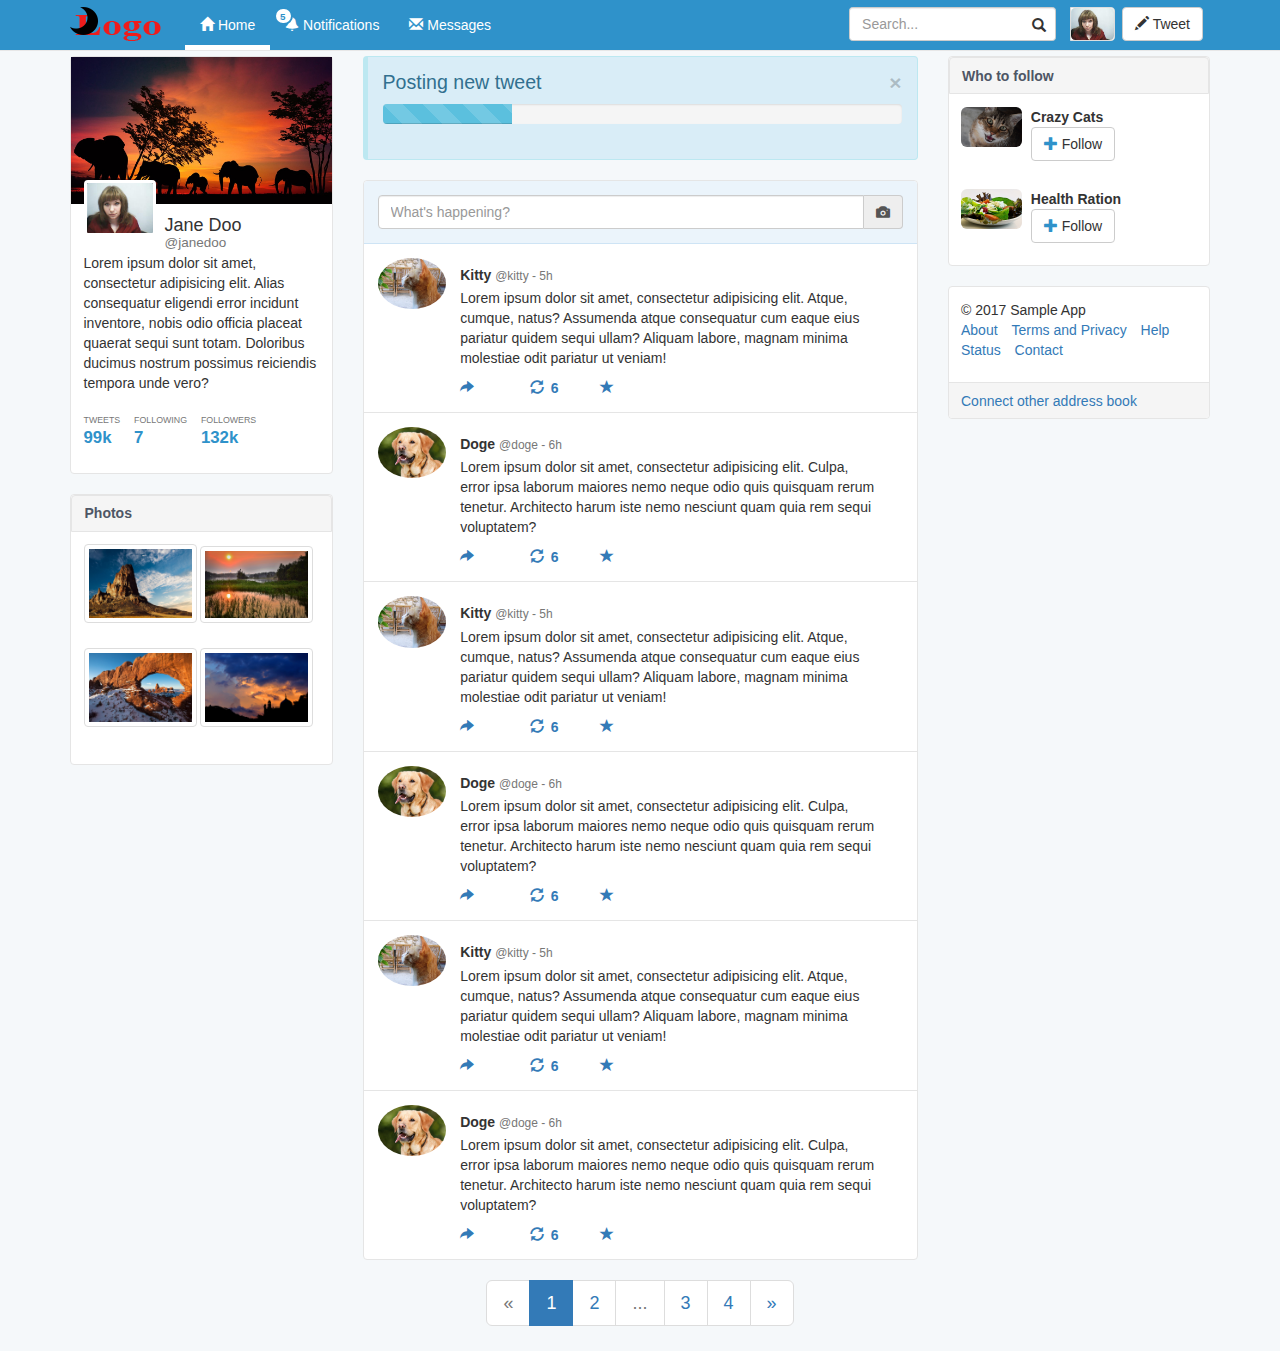
<file: index.html>
<!DOCTYPE html>
<html>
<head>
    <meta charset="UTF-8">
    <meta http-equiv="X-UA-COMPATIBLE" content="IE=edge">
    <meta name="viewport" content="width=device-width, initial-scale=1">
    <title>Bootstrap Application</title>
    <link rel="stylesheet" href="css/bootstrap.css">
    <link rel="stylesheet" href="css/base.css">
    <link rel="stylesheet" href="css/media.css">
    <!--[if lt IE 9]>
    <script src="https://github.com/aFarkas/html5shiv.git"></script>
    <script src="https://github.com/scottjehl/Respond.git"></script>
    <![endif]-->
</head>
<body>

    <nav class="navbar navbar-default navbar-fixed-top">
        <div class="container">
            <div class="navbar-header">
                <a class="navbar-brand" href="index.html">
                    <img src="img/logo1.png" class="img-responsive" alt="Logo">
                </a>
                <button type="button" class="navbar-toggle collapsed" data-toggle="collapse" data-target = "#nav-menu" aria-expanded="false">
                    <span class="sr-only">Toggle navigation</span>
                    <span class="icon-bar"></span>
                    <span class="icon-bar"></span>
                    <span class="icon-bar"></span>
                </button>

                <button id="tweet-xs" class="btn btn-default pull-right visible-xs-block">
                    <span class="glyphicon glyphicon-pencil" aria-hidden="true"></span>
                    Tweet
                </button>

                <!--<a href="#" class="btn btn-primary navbar-btn pull-left" role="button">Sign up</a>-->
            </div>

            <div id="nav-menu" class="collapse navbar-collapse">
                <ul class="nav navbar-nav">
                    <li class="active">
                        <a href="#"><span class="glyphicon glyphicon-home" aria-hidden="true"></span> Home</a>
                    </li>
                    <li>
                        <a href="#"><span class="badge">5</span><span class="glyphicon glyphicon-bell" aria-hidden="true"></span> Notifications</a>
                    </li>
                    <li>
                        <a href="#" role="button" data-toggle="modal" data-target = "#messages-modal">
                            <span class="glyphicon glyphicon-envelope" aria-hidden="true"></span> Messages</a>
                    </li>
                    <li class="visible-xs-inline">
                        <a href="#"><span class="glyphicon glyphicon-user" aria-hidden="true"></span>Profile</a>
                    </li>
                    <li class="visible-xs-inline">
                        <a href="#"><span class="glyphicon glyphicon-off">Logout</span></a>
                    </li>
                </ul>

                <div id="nav-options" class="btn-group pull-right hidden-xs">
                    <button id="tweet" class="btn btn-default pull-right hidden-xs" data-toggle="modal" data-target="#tweet-modal">
                        <span class="glyphicon glyphicon-pencil" aria-hidden="true"></span>
                        Tweet
                    </button>
                    <button type="button" class="btn btn-default dropdown-toggle thumbnail" data-toggle="dropdown" aria-haspopup="true" aria-expanded="false">
                        <img src="img/user.jpg" alt="User's photo">
                    </button>
                    <ul class="dropdown-menu">
                        <li><a href="#">Profile</a></li>
                        <li><a href="settings.html">Settings</a></li>
                        <li role="separator" class="divider"></li>
                        <li><a href="#">Logout</a></li>
                    </ul>
                </div>

                <form id="search" role="search" class="hidden-sm hidden-xs">
                    <div class="input-group">
                        <input type="text" class="form-control" placeholder="Search...">
                        <span class="glyphicon glyphicon-search" aria-hidden="true"></span>
                    </div>
                </form>
            </div>
        </div>
    </nav>

    <div class="container">
        <div class="row">

            <div id="profile" class="col-md-3 hidden-sm hidden-xs" data-spy = "affix" data-offset-top = "0">

                <div id="profile-resume" class="card">
                    <img src="img/landscape.jpg" alt="Savanna" class="card-img-top img-responsive">
                    <div class="card-block">
                        <img src="img/user.jpg" alt="User's photo" class="card-img">
                        <h4 class="card-title">Jane Doo <small>@janedoo</small></h4>
                        <p class="card-text">Lorem ipsum dolor sit amet, consectetur adipisicing elit. Alias consequatur eligendi error incidunt inventore, nobis odio officia placeat quaerat
                            sequi sunt totam. Doloribus ducimus nostrum possimus reiciendis tempora unde vero?</p>
                        <ul class="list-inline list-unstyled">
                            <li id="card-tweets">
                                <a href="#">
                                    <span class="profile-stats">Tweets</span>
                                    <span class="profile-value">99k</span>
                                </a>
                            </li>
                            <li class="card-following">
                                <a href="#">
                                    <span class="profile-stats">Following</span>
                                    <span class="profile-value">7</span>
                                </a>
                            </li>
                            <li class="card-followers">
                                <a href="#">
                                    <span class="profile-stats">Followers</span>
                                    <span class="profile-value">132k</span>
                                </a>
                            </li>
                        </ul>
                    </div>
                </div>

                <div id="profile-photo" class="card">
                    <div class="card-header">Photos</div>
                    <div class="card-block">
                        <ul class="list-inline list-unstyled">
                            <li>
                                <a href="#" class="thumbnail"><img src="img/landscape01.jpg" alt="Beautiful mountain" class="img-responsive"></a>
                            </li>
                            <li>
                                <a href="#" class="thumbnail"><img src="img/landscape02.jpg" alt="Beautiful lake" class="img-responsive"></a>
                            </li>
                            <li>
                                <a href="#" class="thumbnail"><img src="img/landscape03.jpg" alt="Rock arch" class="img-responsive"></a>
                            </li>
                            <li>
                                <a href="#" class="thumbnail"><img src="img/landscape04.jpg" alt="Sundown" class="img-responsive"></a>
                            </li>
                        </ul>
                    </div>
                </div>

            </div>

            <div id="main" class="col-sm-12 col-md-6">

                <div class="alert alert-info" role="alert">
                    <button type="button" class="close" data-dismiss = "alert" aria-label="Close"><span aria-hidden="true">&times;</span></button>
                    <h3>Posting new tweet</h3>
                    <div class="progress">
                        <div class="progress-bar progress-bar-info progress-bar-striped active" role="progressbar" aria-valuenow="25" aria-valuemin="0" aria-valuemax="100" style="width: 25%;">
                        </div>
                    </div>
                </div>

                <div id="main-card" class="card">
                    <form id="new-message">
                        <div class="input-group">
                            <input type="text" class="form-control" placeholder="What's happening?">
                            <span class="input-group-addon">
                                <span class="glyphicon glyphicon-camera" aria-hidden="true"></span>
                            </span>
                        </div>
                    </form>
                    <ul id="feed" class="list-unstyled">
                        <li>
                            <img src="img/cat.jpg" class="feed-avatar img-circle">
                            <div class="feed-post">
                                <h5>Kitty <small> @kitty - 5h</small></h5>
                                <p>Lorem ipsum dolor sit amet, consectetur adipisicing elit. Atque, cumque, natus? Assumenda atque consequatur cum eaque eius pariatur quidem sequi ullam?
                                    Aliquam labore, magnam minima molestiae odit pariatur ut veniam!</p>
                            </div>
                            <div class="action-list">
                                <a href="#" data-toggle="tooltip" data-placement = "bottom" title="Reply">
                                    <span class="glyphicon glyphicon-share-alt" aria-hidden="true"></span>
                                </a>
                                <a href="#" data-toggle="tooltip" data-placement = "bottom" title="Retweet">
                                    <span class="glyphicon glyphicon-refresh" aria-hidden="true"></span>
                                    <span class="retweet-count">6</span>
                                </a>
                                <a href="#" data-toggle="tooltip" data-placement = "bottom" title="Start">
                                    <span class="glyphicon glyphicon-star" aria-hidden="true"></span>
                                </a>
                            </div>
                        </li>
                        <li>
                            <img src="img/dog.jpg" class="feed-avatar img-circle">
                            <div class="feed-post">
                                <h5>Doge <small> @doge - 6h</small></h5>
                                <p>Lorem ipsum dolor sit amet, consectetur adipisicing elit. Culpa, error ipsa laborum maiores nemo neque odio quis quisquam rerum tenetur.
                                    Architecto harum iste nemo nesciunt quam quia rem sequi voluptatem?</p>
                            </div>
                            <div class="action-list">
                                <a href="#"  data-toggle="tooltip" data-placement = "bottom" title="Reply">
                                    <span class="glyphicon glyphicon-share-alt" aria-hidden="true"></span>
                                </a>
                                <a href="#" data-toggle="tooltip" data-placement = "bottom" title="Retweet">
                                    <span class="glyphicon glyphicon-refresh" aria-hidden="true"></span>
                                    <span class="retweet-count">6</span>
                                </a>
                                <a href="#" data-toggle="tooltip" data-placement = "bottom" title="Start">
                                    <span class="glyphicon glyphicon-star" aria-hidden="true"></span>
                                </a>
                            </div>
                        </li>
                        <li>
                            <img src="img/cat.jpg" class="feed-avatar img-circle">
                            <div class="feed-post">
                                <h5>Kitty <small> @kitty - 5h</small></h5>
                                <p>Lorem ipsum dolor sit amet, consectetur adipisicing elit. Atque, cumque, natus? Assumenda atque consequatur cum eaque eius pariatur quidem sequi ullam?
                                    Aliquam labore, magnam minima molestiae odit pariatur ut veniam!</p>
                            </div>
                            <div class="action-list">
                                <a href="#" data-toggle="tooltip" data-placement = "bottom" title="Reply">
                                    <span class="glyphicon glyphicon-share-alt" aria-hidden="true"></span>
                                </a>
                                <a href="#" data-toggle="tooltip" data-placement = "bottom" title="Retweet">
                                    <span class="glyphicon glyphicon-refresh" aria-hidden="true"></span>
                                    <span class="retweet-count">6</span>
                                </a>
                                <a href="#" data-toggle="tooltip" data-placement = "bottom" title="Start">
                                    <span class="glyphicon glyphicon-star" aria-hidden="true"></span>
                                </a>
                            </div>
                        </li>
                        <li>
                            <img src="img/dog.jpg" class="feed-avatar img-circle">
                            <div class="feed-post">
                                <h5>Doge <small> @doge - 6h</small></h5>
                                <p>Lorem ipsum dolor sit amet, consectetur adipisicing elit. Culpa, error ipsa laborum maiores nemo neque odio quis quisquam rerum tenetur.
                                    Architecto harum iste nemo nesciunt quam quia rem sequi voluptatem?</p>
                            </div>
                            <div class="action-list">
                                <a href="#"  data-toggle="tooltip" data-placement = "bottom" title="Reply">
                                    <span class="glyphicon glyphicon-share-alt" aria-hidden="true"></span>
                                </a>
                                <a href="#" data-toggle="tooltip" data-placement = "bottom" title="Retweet">
                                    <span class="glyphicon glyphicon-refresh" aria-hidden="true"></span>
                                    <span class="retweet-count">6</span>
                                </a>
                                <a href="#" data-toggle="tooltip" data-placement = "bottom" title="Start">
                                    <span class="glyphicon glyphicon-star" aria-hidden="true"></span>
                                </a>
                            </div>
                        </li>
                        <li>
                            <img src="img/cat.jpg" class="feed-avatar img-circle">
                            <div class="feed-post">
                                <h5>Kitty <small> @kitty - 5h</small></h5>
                                <p>Lorem ipsum dolor sit amet, consectetur adipisicing elit. Atque, cumque, natus? Assumenda atque consequatur cum eaque eius pariatur quidem sequi ullam?
                                    Aliquam labore, magnam minima molestiae odit pariatur ut veniam!</p>
                            </div>
                            <div class="action-list">
                                <a href="#" data-toggle="tooltip" data-placement = "bottom" title="Reply">
                                    <span class="glyphicon glyphicon-share-alt" aria-hidden="true"></span>
                                </a>
                                <a href="#" data-toggle="tooltip" data-placement = "bottom" title="Retweet">
                                    <span class="glyphicon glyphicon-refresh" aria-hidden="true"></span>
                                    <span class="retweet-count">6</span>
                                </a>
                                <a href="#" data-toggle="tooltip" data-placement = "bottom" title="Start">
                                    <span class="glyphicon glyphicon-star" aria-hidden="true"></span>
                                </a>
                            </div>
                        </li>
                        <li>
                            <img src="img/dog.jpg" class="feed-avatar img-circle">
                            <div class="feed-post">
                                <h5>Doge <small> @doge - 6h</small></h5>
                                <p>Lorem ipsum dolor sit amet, consectetur adipisicing elit. Culpa, error ipsa laborum maiores nemo neque odio quis quisquam rerum tenetur.
                                    Architecto harum iste nemo nesciunt quam quia rem sequi voluptatem?</p>
                            </div>
                            <div class="action-list">
                                <a href="#"  data-toggle="tooltip" data-placement = "bottom" title="Reply">
                                    <span class="glyphicon glyphicon-share-alt" aria-hidden="true"></span>
                                </a>
                                <a href="#" data-toggle="tooltip" data-placement = "bottom" title="Retweet">
                                    <span class="glyphicon glyphicon-refresh" aria-hidden="true"></span>
                                    <span class="retweet-count">6</span>
                                </a>
                                <a href="#" data-toggle="tooltip" data-placement = "bottom" title="Start">
                                    <span class="glyphicon glyphicon-star" aria-hidden="true"></span>
                                </a>
                            </div>
                        </li>
                    </ul>
                </div>

                <nav class="text-center">
                    <ul class="pagination pagination-lg">
                        <li class="disabled"><a href="#" aria-label="Previous"><span aria-hidden="true">&laquo</span></a></li>
                        <li class="active"><a href="#">1 <span class="sr-only">(current)</span></a></li>
                        <li><a href="#">2</a></li>
                        <li class="disabled"><a href="#">...</a></li>
                        <li><a href="#">3</a></li>
                        <li><a href="#">4</a></li>
                        <li><a href="#" aria-label="Next"><span aria-hidden="true">&raquo</span></a></li>
                    </ul>
                </nav>

            </div>

            <div id="right-content" class="col-md-3 hidden-sm hidden-xs">
                <div id="who-follow" class="card">
                    <div class="card-header">Who to follow</div>
                    <div class="card-block">
                        <ul class="list-unstyled">
                            <li>
                                <img src="img/cats.jpg" class="img-rounded">
                                <div class="info">
                                    <strong>Crazy Cats</strong>
                                    <a href="#" role="button" tabindex="-1" class="btn btn-default" data-toggle="popover" data-trigger = "focus" title="You may want to follow">
                                        <span class="glyphicon glyphicon-plus" aria-hidden="true"></span> Follow</a>
                                </div>
                            </li>
                            <li>
                                <img src="img/ration.jpg" class="img-rounded">
                                <div class="info">
                                    <strong>Health Ration</strong>
                                    <a href="#" role="button" tabindex="-1" class="btn btn-default" data-toggle="popover" data-trigger = "focus" title="You may want to follow">
                                        <span class="glyphicon glyphicon-plus" aria-hidden="true"></span> Follow</a>
                                </div>
                            </li>
                        </ul>
                    </div>
                </div>

                <div id="app-info" class="card">
                    <div class="card-block">
                        &copy 2017 Sample App
                        <ul class="list-unstyled list-inline">
                            <li><a href="#">About</a></li>
                            <li><a href="#">Terms and Privacy</a></li>
                            <li><a href="#">Help</a></li>
                            <li><a href="#">Status</a></li>
                            <li><a href="#">Contact</a></li>
                        </ul>
                    </div>
                    <div class="card-footer">
                        <a href="#">Connect other address book</a>
                    </div>
                </div>

            </div>

        </div>
    </div>

    <div class="modal fade" id="tweet-modal" tabindex="-1" role="dialog">
        <div class="modal-dialog" role="document">
            <div class="modal-content">
                <div class="modal-header">
                    <button class="close" type="button" data-dismiss="modal" aria-label="Close">
                        <span aria-hidden="true">&times;</span>
                    </button>
                    <h4 class="modal-title">New tweet</h4>
                </div>
                <div class="modal-body">
                    <textarea rows="4" class="form-control" placeholder="What do you want to say?" maxlength="140"></textarea>
                </div>
                <div class="modal-footer">
                    <span class="char-count pull-left" data-max = "140">140</span>
                    <button class="btn btn-default" type="button" data-dismiss="modal">Close</button>
                    <button class="btn btn-primary" type="button">Tweet</button>
                </div>
            </div>
        </div>
    </div>

    <div id="messages-modal" class="modal fade" tabindex="-1" role="dialog">
        <div class="modal-dialog" role = "document">
            <div class="modal-content">
                <div class="modal-header">
                    <button class="close" type="button" data-dismiss = "modal" aria-label="Close">
                        <span aria-hidden="true">&times;</span>
                    </button>
                    <h4 class="modal-title">My messages</h4>
                    <button type="button" class="btn btn-primary btn-message">New message</button>
                </div>
                <div class="modal-body">
                    <ul class="list-unstyled">
                        <li>
                            <a href="#">
                                <img src="img/1.jpg" class="img-circle">
                                <div class="msg-content">
                                    <h5>Rose <small>@rosy</small></h5>
                                    <p>Hey, how is down there?</p>
                                </div>
                            </a>
                        </li>
                        <li>
                            <a href="#">
                                <img src="img/2.jpg" class="img-circle">
                                <div class="msg-content">
                                    <h5>Vlad <small>@vladislav</small></h5>
                                    <p>Hello, how's it?</p>
                                </div>
                            </a>
                        </li>
                        <li>
                            <a href="#">
                                <img src="img/1.jpg" class="img-circle">
                                <div class="msg-content">
                                    <h5>Rose <small>@rosy</small></h5>
                                    <p>Hello, look at my pics!</p>
                                </div>
                            </a>
                        </li>
                        <li>
                            <a href="#">
                                <img src="img/3.jpg" class="img-circle">
                                <div class="msg-content">
                                    <h5>Katty <small>@kitten</small></h5>
                                    <p>Hi, let's make a party!</p>
                                </div>
                            </a>
                        </li>
                    </ul>
                </div>
            </div>
        </div>
    </div>

<script src="js/jquery-3.2.1.min.js"></script>
<script src="js/bootstrap.js"></script>
<script src="js/main.js"></script>
</body>
</html>
</file>
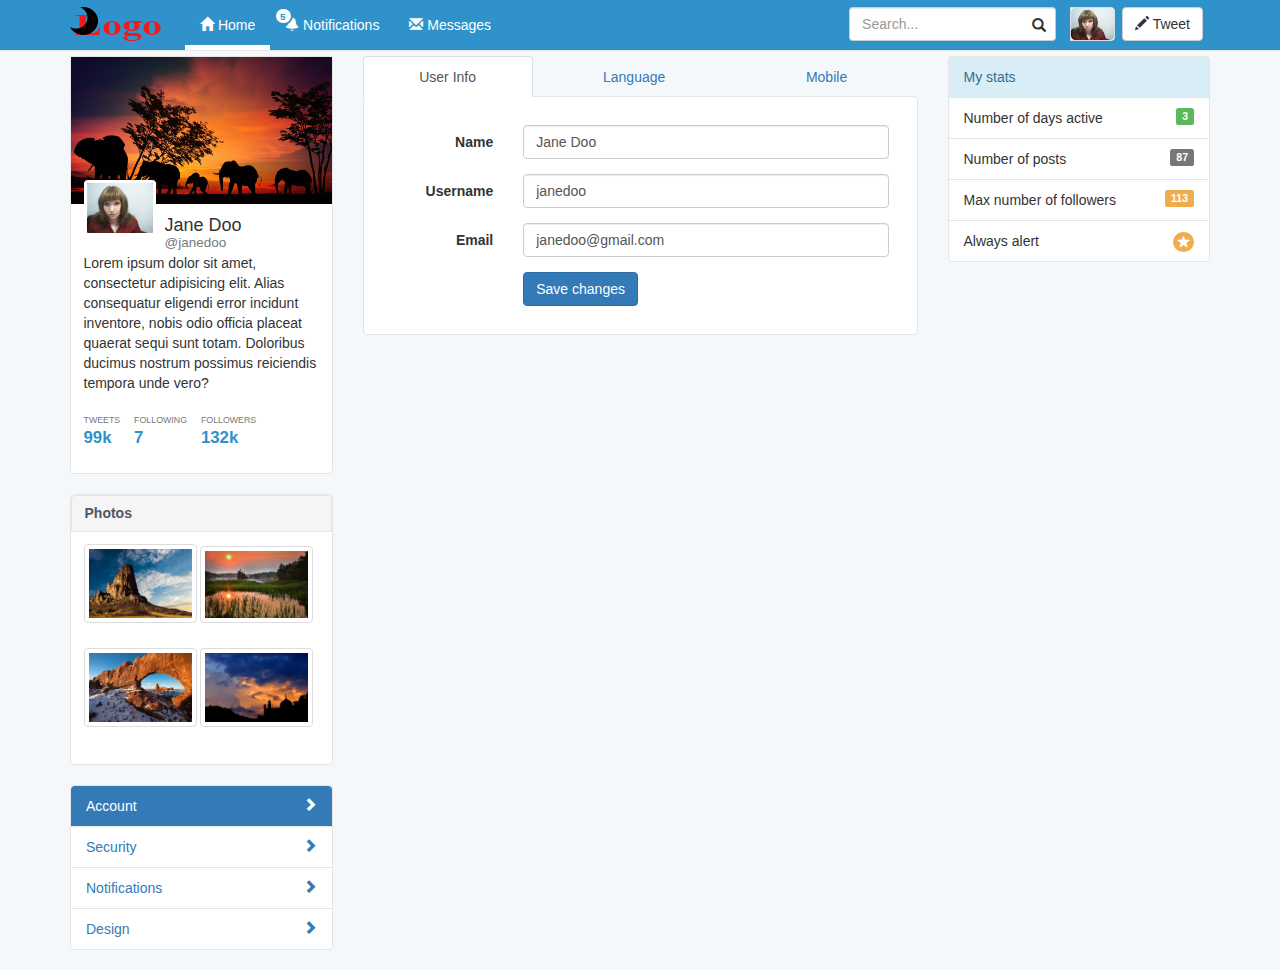
<file: settings.html>
<!DOCTYPE html>
<html>
<head>
    <meta charset="UTF-8">
    <meta http-equiv="X-UA-COMPATIBLE" content="IE=edge">
    <meta name="viewport" content="width=device-width, initial-scale=1">
    <title>Bootstrap Application</title>
    <link rel="stylesheet" href="css/bootstrap.css">
    <link rel="stylesheet" href="css/base.css">
    <link rel="stylesheet" href="css/media.css">
    <!--[if lt IE 9]>
    <script src="https://github.com/aFarkas/html5shiv.git"></script>
    <script src="https://github.com/scottjehl/Respond.git"></script>
    <![endif]-->
</head>
<body>

<nav class="navbar navbar-default navbar-fixed-top">
    <div class="container">
        <div class="navbar-header">
            <a class="navbar-brand" href="index.html">
                <img src="img/logo1.png" class="img-responsive" alt="Logo">
            </a>
            <button type="button" class="navbar-toggle collapsed" data-toggle="collapse" data-target = "#nav-menu" aria-expanded="false">
                <span class="sr-only">Toggle navigation</span>
                <span class="icon-bar"></span>
                <span class="icon-bar"></span>
                <span class="icon-bar"></span>
            </button>

            <button id="tweet-xs" class="btn btn-default pull-right visible-xs-block">
                <span class="glyphicon glyphicon-pencil" aria-hidden="true"></span>
                Tweet
            </button>

            <!--<a href="#" class="btn btn-primary navbar-btn pull-left" role="button">Sign up</a>-->
        </div>

        <div id="nav-menu" class="collapse navbar-collapse">
            <ul class="nav navbar-nav">
                <li class="active">
                    <a href="index.html"><span class="glyphicon glyphicon-home" aria-hidden="true"></span> Home</a>
                </li>
                <li>
                    <a href="#"><span class="badge">5</span><span class="glyphicon glyphicon-bell" aria-hidden="true"></span> Notifications</a>
                </li>
                <li>
                    <a href="#"><span class="glyphicon glyphicon-envelope" aria-hidden="true"></span> Messages</a>
                </li>
                <li class="visible-xs-inline">
                    <a href="#"><span class="glyphicon glyphicon-user" aria-hidden="true"></span>Profile</a>
                </li>
                <li class="visible-xs-inline">
                    <a href="#"><span class="glyphicon glyphicon-off">Logout</span></a>
                </li>
            </ul>

            <div id="nav-options" class="btn-group pull-right hidden-xs">
                <button id="tweet" class="btn btn-default pull-right hidden-xs">
                    <span class="glyphicon glyphicon-pencil" aria-hidden="true"></span>
                    Tweet
                </button>
                <button type="button" class="btn btn-default dropdown-toggle thumbnail" data-toggle="dropdown" aria-haspopup="true" aria-expanded="false">
                    <img src="img/user.jpg" alt="User's photo">
                </button>
                <ul class="dropdown-menu">
                    <li><a href="#">Profile</a></li>
                    <li><a href="settings.html">Settings</a></li>
                    <li role="separator" class="divider"></li>
                    <li><a href="#">Logout</a></li>
                </ul>
            </div>

            <form id="search" role="search" class="hidden-sm hidden-xs">
                <div class="input-group">
                    <input type="text" class="form-control" placeholder="Search...">
                    <span class="glyphicon glyphicon-search" aria-hidden="true"></span>
                </div>
            </form>
        </div>
    </div>
</nav>

<div class="container">
    <div class="row">

        <div id="profile" class="col-md-3 hidden-sm hidden-xs">

            <div id="profile-resume" class="card">
                <img src="img/landscape.jpg" alt="Savanna" class="card-img-top img-responsive">
                <div class="card-block">
                    <img src="img/user.jpg" alt="User's photo" class="card-img">
                    <h4 class="card-title">Jane Doo <small>@janedoo</small></h4>
                    <p class="card-text">Lorem ipsum dolor sit amet, consectetur adipisicing elit. Alias consequatur eligendi error incidunt inventore, nobis odio officia placeat quaerat
                        sequi sunt totam. Doloribus ducimus nostrum possimus reiciendis tempora unde vero?</p>
                    <ul class="list-inline list-unstyled">
                        <li id="card-tweets">
                            <a href="#">
                                <span class="profile-stats">Tweets</span>
                                <span class="profile-value">99k</span>
                            </a>
                        </li>
                        <li class="card-following">
                            <a href="#">
                                <span class="profile-stats">Following</span>
                                <span class="profile-value">7</span>
                            </a>
                        </li>
                        <li class="card-followers">
                            <a href="#">
                                <span class="profile-stats">Followers</span>
                                <span class="profile-value">132k</span>
                            </a>
                        </li>
                    </ul>
                </div>
            </div>

            <div id="profile-photo" class="card">
                <div class="card-header">Photos</div>
                <div class="card-block">
                    <ul class="list-inline list-unstyled">
                        <li>
                            <a href="#" class="thumbnail"><img src="img/landscape01.jpg" alt="Beautiful mountain" class="img-responsive"></a>
                        </li>
                        <li>
                            <a href="#" class="thumbnail"><img src="img/landscape02.jpg" alt="Beautiful lake" class="img-responsive"></a>
                        </li>
                        <li>
                            <a href="#" class="thumbnail"><img src="img/landscape03.jpg" alt="Rock arch" class="img-responsive"></a>
                        </li>
                        <li>
                            <a href="#" class="thumbnail"><img src="img/landscape04.jpg" alt="Sundown" class="img-responsive"></a>
                        </li>
                    </ul>
                </div>
            </div>

            <div id="profile-settings" class="card">
                <ul class="nav nav-pills nav-stacked">
                    <li role="presentation" class="active">
                        <a href="#">Account <span class="glyphicon glyphicon-chevron-right pull-right" aria-hidden="true"></span></a>
                    </li>
                    <li role="presentation">
                        <a href="#">Security <span class="glyphicon glyphicon-chevron-right pull-right" aria-hidden="true"></span></a>
                    </li>
                    <li role="presentation">
                        <a href="#">Notifications <span class="glyphicon glyphicon-chevron-right pull-right" aria-hidden="true"></span></a>
                    </li>
                    <li role="presentation">
                        <a href="#">Design <span class="glyphicon glyphicon-chevron-right pull-right" aria-hidden="true"></span></a>
                    </li>
                </ul>
            </div>

        </div>

        <div id="main" class="col-sm-12 col-md-6">
            <ul id="account-tabs" class="nav nav-tabs nav-justified">
                <li role="presentation" class="active">
                    <a href="#account-user" data-toggle="tab">User Info</a>
                </li>
                <li role="presentation">
                    <a href="#account-language" data-toggle="tab">Language</a>
                </li>
                <li role="presentation">
                    <a href="#account-mobile" data-toggle="tab">Mobile</a>
                </li>
            </ul>
            <div class="tab-content card">
                <div role="tabpanel" class="tab-pane active" id="account-user">
                    <form class="form-horizontal">
                        <div class="form-group">
                            <label class="col-sm-3 control-label">Name</label>
                            <div class="col-sm-9">
                                <input type="text" class="form-control" value="Jane Doo">
                            </div>
                        </div>
                        <div class="form-group">
                            <label class="col-sm-3 control-label">Username</label>
                            <div class="col-sm-9">
                                <input type="text" class="form-control" value="janedoo">
                            </div>
                        </div>
                        <div class="form-group">
                            <label class="col-sm-3 control-label">Email</label>
                            <div class="col-sm-9">
                                <input type="text" class="form-control" value="janedoo@gmail.com">
                            </div>
                        </div>
                        <div class="form-group">
                            <div class="col-sm-offset-3 col-sm-9">
                                <button type="submit" class="btn btn-primary">Save changes</button>
                            </div>
                        </div>
                    </form>
                </div>
                <div role="tabpanel" class="tab-pane" id="account-language">
                    <form class="form-horizontal">
                        <div class="form-group">
                            <label class="col-sm-3 control-label">Language</label>
                            <div class="col-sm-9">
                                <select class="form-control">
                                    <option>Choose your language</option>
                                    <option value="English">English</option>
                                    <option value="German">German</option>
                                    <option value=French>French</option>
                                    <option value="Spanish">Spanish</option>
                                </select>
                            </div>
                        </div>
                        <div class="form-group">
                            <div class="col-sm-offset-3 col-sm-9">
                                <button type="submit" class="btn btn-primary">Save changes</button>
                            </div>
                        </div>
                    </form>

                </div>
                <div role="tabpanel" class="tab-pane" id="account-mobile">
                    <form class="form-horizontal">
                        <div class="form-group">
                            <label class="col-sm-3 control-label">Enter your number</label>
                            <div class="col-sm-9">
                                <input type="text" class="form-control" value="+1 (999) 999 99 99">
                            </div>
                        </div>
                        <div class="form-group">
                            <div class="col-sm-offset-3 col-sm-9">
                                <button type="submit" class="btn btn-primary">Save changes</button>
                            </div>
                        </div>
                    </form>
                </div>
            </div>
        </div>

        <div id="right-content" class="col-md-3 hidden-sm hidden-xs">
            <ul class="list-group">
                <li class="list-group-item list-group-item-info">
                    My stats
                </li>
                <li class="list-group-item">
                    Number of days active
                    <span class="label label-success">3</span>
                </li>
                <li class="list-group-item">
                    Number of posts
                    <span class="label label-default">87</span>
                </li>
                <li class="list-group-item">
                    Max number of followers
                    <span class="label label-warning">113</span>
                </li>
                <li class="list-group-item">
                    Always alert
                    <span class="badge glyphicon glyphicon-star" aria-hidden="true"> </span>
                </li>
            </ul>
        </div>

    </div>
</div>

<script src="js/jquery-3.2.1.min.js"></script>
<script src="js/bootstrap.js"></script>
<script src="js/main.js"></script>
</body>
</html>
</file>
<file: css/base.css>
body {
    padding-top: 4em;
    background-color: #f5f8fa;
}

/* Навигационная панель */

nav form#search {
    float: right;
    padding: 0.5em;
}

nav form#search .glyphicon-search {
    z-index: 99;
    position: absolute;
    right: 0.7em;
    top:50%;
    margin-top: -0.44em;
}

nav form#search .input-group .form-control {
    border-radius: 0.25em;
}

#nav-options {
    margin: 0.5em;
}

#nav-options button.thumbnail {
    margin:0;
    padding:0;
}

#nav-options img {
    max-height: 2.3em;
    border-radius: 0.3em;
}

#tweet {
    margin-left:0.5em;
    border-top-right-radius: 4px;
    border-bottom-right-radius: 4px;
}

#tweet-xs {
    margin: 0.5em;
}

.navbar-default {
    background-color: #2F92CA;
}

.navbar-default .navbar-nav > li > a,
.navbar-default .navbar-nav > li > a:hover{
    color: #FFF;
    -webkit-transition: all 150ms ease-in-out;
    -moz-transition: all 150ms ease-in-out ;
    -ms-transition: all 150ms ease-in-out ;
    -o-transition: all 150ms ease-in-out ;
    transition: all 150ms ease-in-out ;
}

.navbar-default .navbar-nav > .active > a {
    background-color: transparent;
    color: #FFF;
    padding-bottom:10px;
    border-bottom:5px solid #FFF;
}

.navbar-default .navbar-nav > .active > a:hover,
.navbar-default .navbar-nav > li > a:hover {
    background-color: transparent;
    color: #F3F3F3;
    padding-bottom:0.62em;
    border-bottom:0.45em solid #F3F3F3;
}

.navbar-nav .badge {
    color: #2F92CA;
    background-color: #FFF;
    font-size: 0.7em;
    padding:0.27rem 0.55rem 0.2rem 0.4rem;
    position: absolute;
    left: 0.37rem;
    top: 0.7rem;
    z-index:99;
    border: 0.2rem solid #2F92CA;
}

.navbar-header .navbar-toggle,
.navbar-default .navbar-toggle:focus {
    background-color: #57a5d2;
}

.navbar-default .navbar-toggle:hover {
    background-color: #3986b3;
}

.navbar-default .navbar-toggle .icon-bar {
    background-color: #fff;
}

.navbar-header .navbar-brand img {
    margin-top:-8px;
}

#messages-modal .btn-message {
    position: absolute;
    right: 3em;
    top: 0.75em;
}

#messages-modal .modal-body {
    max-height: 32rem;
    overflow: auto;
}

#messages-modal li {
    padding: 0.75rem;
    border-bottom: 0.1rem solid #e6e6e6;
}

#messages-modal li:hover {
    background-color: #e6e6e6;
}

#messages-modal li a:hover {
    text-decoration: none;
}

#messages-modal li img {
    max-width: 15%;
}

#messages-modal .msg-content {
    display: inline-block;
    color: #000;
}

#messages-modal .msg-content h5 {
    font-size: 1em;
    font-weight: bold;
}

/* Карточки */

.card {
    position: relative;
    border: 0.1rem solid #e5e5e5;
    border-radius:0.4rem;
    background-color: #fff;
}

card-img-top {
    border-radius: 0.4rem 0.4rem 0 0;
}

.card-block {
    padding:1.25rem;
}

.card-block img.card-img {
    top: 50%;
    margin-top:-36px;
    width:72px;
    border: 3px solid #fff;
    border-radius: 0.4rem;
    float: left;
    position: relative;
    z-index:99;
}

.card-block .card-title {
    float: left;
    margin:0;
    margin-left: 0.5em;
}

.card-block .card-title small {
    display: block;
}

.card-block .card-text {
    clear: both;
    padding-top:0.25em;
    margin-bottom:1.5em;
}

.card-block ul a:hover {
    text-decoration: none;
}

.card-block ul .profile-stats {
    color: #777;
    display: block;
    text-transform: uppercase;
    font-size: 0.63em;
}

.card-block ul .profile-value {
    color: #000;
    font-size:1.2em;
    font-weight:bold;
    color: #2f92ca;
}

.card .card-header {
    border-radius: 0.4rem 0.4rem 0 0;
    padding:.75rem 1.25rem;
    background-color: #f5f5f5;
    border: 0.1em solid #e5e5e5;
    color: #4e5665;
    font-weight:bold;
}

#profile-photo {
    margin-top: 2rem;
}

#profile-photo ul {
    margin:0;
}

#profile-photo li {
    width:48%;
    padding:0;
}

/* Основное содержимое */

form#new-message {
    border-radius: 0.4rem 0.4rem 0 0;
    padding: 1em;
    border-bottom:0.1em solid #cee4f5;
    background-color: #ebf4fb;
}

ul#feed {
    margin:0;
}

ul#feed li{
    padding:1em 1em;
    border-bottom:0.1rem solid #e5e5e5;
}

ul#feed li:last-child {
    border-bottom:none;
}

ul#feed .feed-avatar {
    width:13%;
    display: inline-block;
    vertical-align: top;
}

ul#feed .feed-post {
    width:80%;
    display: inline-block;
    margin-left:2%;
}

ul#feed .feed-post h5 {
    font-weight:bold;
    margin-bottom: 0.5rem;
}

ul#feed .feed-post h5 > small {
    font-size: 1.2rem;
}

ul#feed .action-list {
    margin-left:13%;
    padding-left: 1em;
}

ul#feed .action-list a {
    width:15%;
    display: inline-block;
}

ul#feed .action-list a:hover {
    text-decoration: none;
}

ul#feed .action-list .retweet-count {
    padding-left: 0.2em;
    font-weight: bold;
}

.alert {
    border-left-width: 0.5rem;
}

.alert h3{
    margin:0 0 1rem;
    font-size: 1.4em;
}

@keyframes w70 {
    from {
        width: 0%;
    }
    to {
        width: 70%;
    }
}

.progress-bar.active {
    animation: w70 1s ease forwards,
               progress-bar-stripes 2s linear infinite;
}

#tweet-modal .char-count {
    padding: 0.7rem 0;
}

/* Правая колонка */

#who-follow li {
    margin-bottom:2em;
}

#who-follow li:last-child {
    margin-bottom:0;
}

#who-follow li img {
    width:26%;
    display: inline-block;
    vertical-align: top;
    margin-right:2%;
}

#who-follow li .info {
    width:68%;
    display: inline-block;
}

#who-follow li .info strong {
    display: block;
    overflow: hidden;
    text-overflow: ellipsis;
}

#who-follow li .info .glyphicon {
    color: #2f92ca;
}

.card .card-footer {
    border-radius: 0 0 0.4rem 0.4rem;
    padding:.75rem 1.25rem;
    background-color: #f5f5f5;
    border-top:0.1em solid #e5e5e5;
    color: #4e5665;
}

#app-info {
    margin-top: 2rem;
}

#who-follow li .info .glyphicon-ok {
    color: #5cb85c;
}

/* Settings */

.row .card + .card {
    margin-top: 2rem;
    margin-bottom: 2rem;
}

#profile-settings .nav-stacked li {
    border-bottom:1px solid #e5e5e5;
    margin:0;
}

#profile-settings .nav-stacked a {
    border-radius:0;
}

#profile-settings .nav-stacked li:first-child a {
    border-radius: 0.4rem 0.4rem 0 0;
}

#profile-settings .nav-stacked li:last-child {
    border-bottom:0;
}

#profile-settings .nav-stacked li:last-child a {
    border-radius: 0 0 0.4rem 0.4rem;
}

#account-tabs > li {
    border-bottom: 0;
}

#account-tabs a {
    border-bottom:0;
}

#account-tabs li.active {
    border-bottom:0;
}

#main .tab-content {
    padding: 2em;
    margin-top: -0.1rem;
}

#account-tabs {
    position: relative;
    z-index:99;
}

#main .form-horizontal .form-group:last-child {
    margin-bottom:0;
}

.list-group-item {
    border-color: #e5e5e5;
}

#right-content .list-group .label {
    float: right;
    padding: 0.3rem 0.6rem;
}

#right-content .list-group .badge.glyphicon-star {
    background-color: #f0ad4e;
    padding: 0.4rem;
    padding-left: 0.5rem;
}
</file>
<file: css/media.css>
@media (max-width: 34em) {
    .navbar-default .navbar-nav > .active > a {
        border-bottom:none;
        border-left:0.45em solid #fff;
        padding-left: 0.5em;
    }
}
</file>
